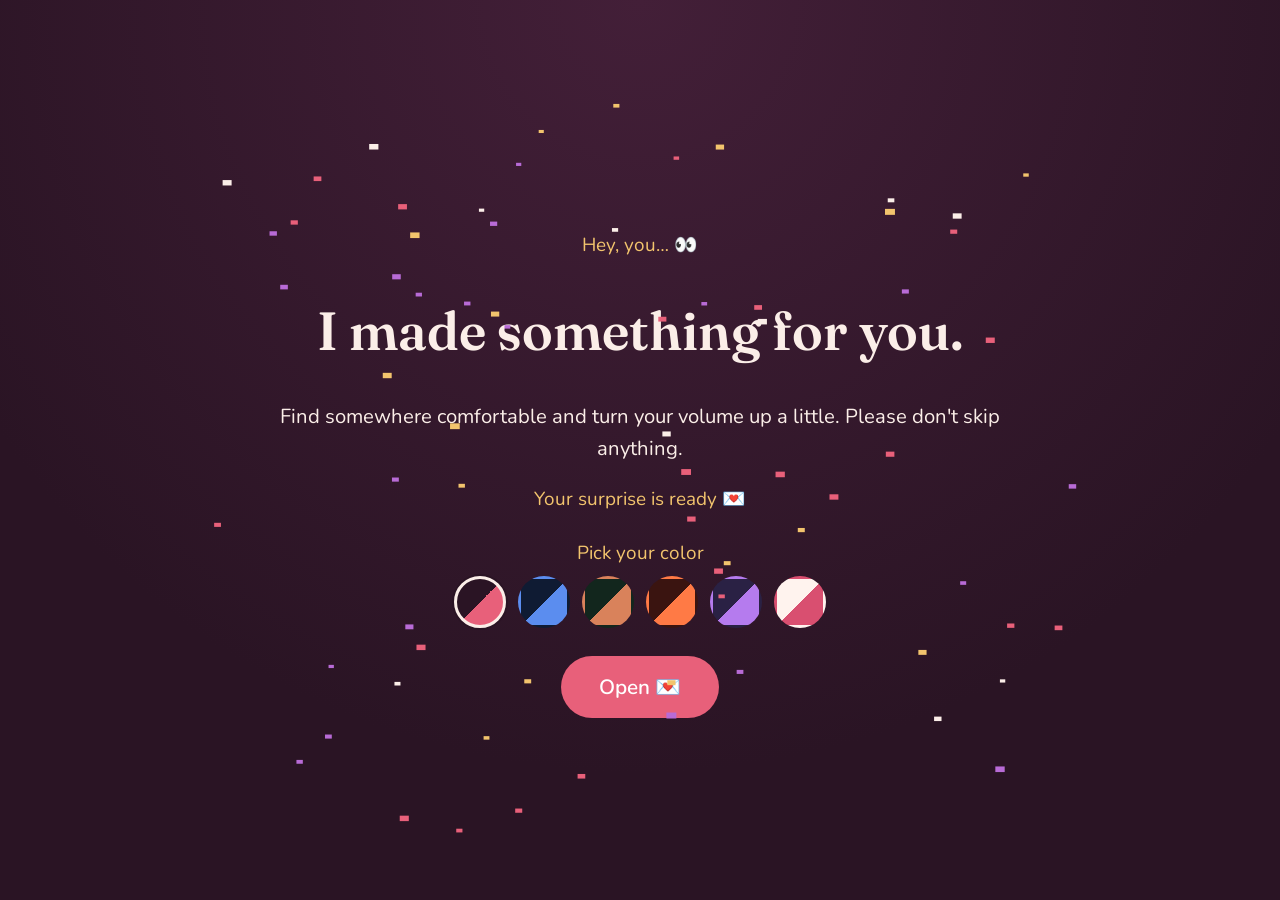
<file: index.html>
<!DOCTYPE html>
<html lang="en">
<head>
<meta charset="UTF-8">
<meta name="viewport" content="width=device-width, initial-scale=1, viewport-fit=cover">
<title>For you 💌</title>
<meta name="mobile-web-app-capable" content="yes">
<meta name="apple-mobile-web-app-capable" content="yes">
<meta name="apple-mobile-web-app-status-bar-style" content="black-translucent">
<meta name="theme-color" content="#2a1424">
<link rel="icon" href="data:image/svg+xml,<svg xmlns='http://www.w3.org/2000/svg' viewBox='0 0 100 100'><text y='.9em' font-size='90'>🎂</text></svg>">
<link rel="preconnect" href="https://fonts.googleapis.com">
<link href="https://fonts.googleapis.com/css2?family=Fraunces:ital,wght@0,400;0,600;1,400&family=Nunito:wght@400;600&family=Caveat:wght@500&display=swap" rel="stylesheet">
<link rel="stylesheet" href="style.css">
</head>
<body>
<canvas id="confetti"></canvas>
<div id="cdOverlay" hidden></div>
<div id="countPop" hidden><small>Count it!</small><b>1</b></div>
<div id="gift" hidden>
  <div class="rays"></div>
  <div class="gbox">
    <div class="gglow"></div>
    <div class="gbody"><b class="gribV"></b></div>
    <div class="glid"><b class="gribV"></b><i class="bow bl"></i><i class="bow br"></i><i class="gknot"></i></div>
  </div>
  <p class="gtext">Opening your gift…</p>
  <div id="gpics"></div>
  <div class="gcap"></div>
  <div class="gflash"></div>
</div>
<div id="hearts"></div>

<header id="bar" hidden>
  <button id="back" aria-label="Go back">←</button>
  <span id="progress"></span>
  <button id="music" aria-label="Toggle music">🔇</button>
</header>

<main>
  <!-- 1 Opening -->
  <section class="screen" id="s0">
    <p class="small">Hey, you… 👀</p>
    <h1>I made something for you.</h1>
    <p>Find somewhere comfortable and turn your volume up a little. Please don't skip anything.</p>
    <div id="countdown" hidden>
      <p class="small" id="cdLabel"></p>
      <div id="cdTimer"></div>
    </div>
    <div class="picker" role="group" aria-label="Pick your colors">
      <p class="small">Pick your color</p>
      <div id="swatches"></div>
    </div>
    <button class="btn" id="openBtn" data-go="1">Open 💌</button>
  </section>

  <!-- 2 Birthday -->
  <section class="screen" id="s1">
    <p class="small" id="cake">🎂</p>
    <h1>Happy birthday,<br><span id="name"></span></h1>
    <p id="bdayLine"></p>
    <p id="bdayFrom"></p>
    <button class="btn" data-go="2">Our story</button>
  </section>

  <!-- 3 Memories -->
  <section class="screen scroll" id="s2">
    <h2>Happy 22nd! Here are some moments a gift to mark the fact that you are right here by my side for all of those years.</h2>
    <div id="timeline"></div>
    <button class="btn" data-go="3">Why I love you</button>
  </section>

  <!-- 4 Reasons -->
  <section class="screen scroll" id="s3">
    <h2>Reasons I love you</h2>
    <p class="small">Tap each one.</p>
    <div id="reasons"></div>
    <div class="note" id="reasonsNote" hidden><h3></h3><div class="count">0</div><p></p></div>
    <button class="btn" data-go="4">Open my letter</button>
  </section>

  <!-- 5 Letter -->
  <section class="screen" id="s4">
    <div id="envWrap">
      <button id="envelope" aria-label="Open the envelope"><span>💌</span><b>For you</b><i>tap to open</i></button>
    </div>
    <div id="loveCount" hidden></div>
    <div id="letter" hidden>
      <div id="letterText"></div>
      <div id="letterReveal" hidden></div>
      <button class="btn" id="toEnd" data-go="5" hidden>One more thing…</button>
    </div>
  </section>

  <!-- 6 Final -->
  <section class="screen" id="s5">
    <div id="final">
      <p id="finalLines"></p>
      <h1>Happy birthday ❤️</h1>
      <p class="big">🎂 🎉 ✨</p>
      <button class="btn" id="voiceBtn" hidden>🎙️</button>
      <audio id="voice" preload="none"></audio>
      <button class="btn ghost" id="souvenirBtn" hidden>🌸 Open your souvenir</button>
      <button class="btn" id="afterLine"></button>
    </div>
  </section>
</main>
<div id="souvenir" hidden>
  <div class="sv-card">
    <p class="small">Your little souvenir</p>
    <canvas id="svCanvas" width="540" height="675" hidden></canvas>
    <small id="svHint">Making your souvenir…</small>
    <button class="linkbtn" id="svTrouble">Can't save? Tap here</button>
    <div class="sv-actions">
      <button class="btn ghost" id="svFlip" disabled>💌 Read the letter</button>
      <button class="btn" id="svSave" disabled>Save as picture</button>
      <button class="btn" id="svGif" disabled>Save as GIF (2)</button>
      <button class="btn ghost" id="svClose">Close</button>
    </div>
  </div>
</div>
<div id="svPics" hidden>
  <p class="small">Press and hold a picture, then choose “Save image”</p>
  <div id="svPicList"></div>
  <button class="btn ghost" id="svPicsClose">Close</button>
</div>
<audio id="audio" loop preload="none"></audio>
<script src="script.js"></script>
</body>
</html>
</file>
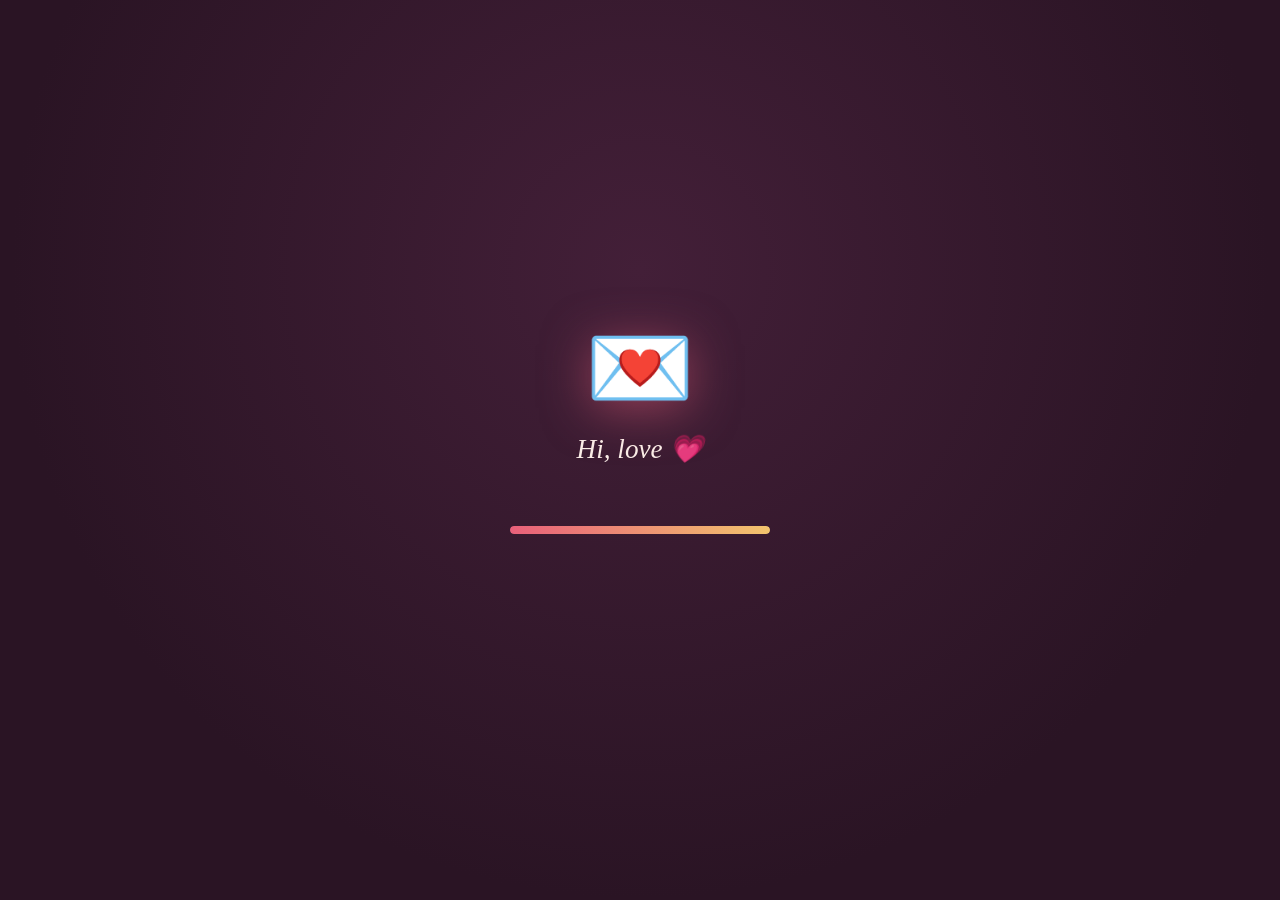
<file: go.html>
<!DOCTYPE html>
<html lang="en">
<head>
<meta charset="UTF-8">
<meta name="viewport" content="width=device-width, initial-scale=1, viewport-fit=cover">
<title>For you 💌</title>
<link rel="icon" href="data:image/svg+xml,<svg xmlns='http://www.w3.org/2000/svg' viewBox='0 0 100 100'><text y='.9em' font-size='90'>💌</text></svg>">
<style>
:root{--bg:#2a1424;--bg2:#431f38;--rose:#e8607a;--gold:#f2c46d;--text:#fbeee8}
*{box-sizing:border-box;margin:0}
html,body{height:100%}
body{background:radial-gradient(circle at 50% 30%,var(--bg2),var(--bg) 70%);color:var(--text);font:400 18px/1.5 system-ui,-apple-system,"Segoe UI",sans-serif;display:flex;align-items:center;justify-content:center;text-align:center;overflow:hidden;transition:opacity .8s ease;padding:env(safe-area-inset-top) 0 env(safe-area-inset-bottom)}
body.out{opacity:0}
.stage{position:relative;z-index:2;padding:24px;display:flex;flex-direction:column;align-items:center;gap:20px}
.env{font-size:5.5rem;line-height:1;animation:beat 1.3s ease-in-out infinite;filter:drop-shadow(0 8px 24px rgba(232,96,122,.5))}
@keyframes beat{0%,100%{transform:scale(1)}15%{transform:scale(1.18)}30%{transform:scale(1)}45%{transform:scale(1.12)}}
.line{font:italic 400 1.7rem/1.3 Georgia,"Times New Roman",serif;min-height:2.7em;opacity:0;transform:translateY(8px);transition:opacity .9s ease,transform .9s ease}
.line.show{opacity:1;transform:none}
.bar{width:min(70vw,260px);height:8px;border-radius:99px;background:#ffffff22;overflow:hidden}
.bar i{display:block;height:100%;width:0;background:linear-gradient(90deg,var(--rose),var(--gold));border-radius:99px;transition:width 4.4s linear}
.bar.go i{width:100%}
a{color:var(--gold);font-size:.9rem;opacity:0;transition:opacity 1s ease;text-decoration:underline}
a.show{opacity:.85}
.h{position:fixed;bottom:-40px;z-index:1;pointer-events:none;animation:up linear forwards}
@keyframes up{to{transform:translateY(-115vh) rotate(25deg);opacity:0}}
@media (prefers-reduced-motion:reduce){*{animation:none!important;transition:none!important}.line{opacity:1;transform:none}}
</style>
</head>
<body>
<div class="stage">
  <div class="env">💌</div>
  <p class="line" id="line"></p>
  <div class="bar" id="bar"><i></i></div>
  <a id="skip" href="./">Tap here if it doesn't open</a>
</div>
<script>
// sweet little hello, then straight to the surprise
var lines = ["Hi, love 💗", "I made something for you…", "Opening your surprise ✨"];
var line = document.getElementById("line"), reduce = matchMedia("(prefers-reduced-motion:reduce)").matches;
function showLine(i) {
  line.classList.remove("show");
  setTimeout(function () { line.textContent = lines[i]; line.classList.add("show"); }, 350);
}
function heart() {
  var h = document.createElement("span"); h.className = "h";
  h.textContent = ["💗", "💖", "💕", "✨"][Math.floor(Math.random() * 4)];
  h.style.left = Math.random() * 100 + "%"; h.style.fontSize = 16 + Math.random() * 24 + "px";
  h.style.animationDuration = 3.5 + Math.random() * 3 + "s";
  document.body.appendChild(h); setTimeout(function () { h.remove(); }, 7000);
}
function go() { document.body.classList.add("out"); setTimeout(function () { location.replace("./"); }, 800); }
if (reduce) { line.textContent = lines[2]; setTimeout(go, 1500); }
else {
  var bar = document.getElementById("bar"); void bar.offsetWidth; bar.classList.add("go");
  showLine(0); setTimeout(function () { showLine(1); }, 1500); setTimeout(function () { showLine(2); }, 3000);
  var t = setInterval(heart, 260); setTimeout(function () { clearInterval(t); }, 4800);
  setTimeout(function () { document.getElementById("skip").classList.add("show"); }, 3000);
  setTimeout(go, 4700);
}
</script>
</body>
</html>
</file>
<file: style.css>
:root{--bg:#2a1424;--bg2:#431f38;--paper:#f8e6dd;--ink:#3a1c2e;--rose:#e8607a;--gold:#f2c46d;--text:#fbeee8}
[data-theme=midnight]{--bg:#0f1b33;--bg2:#1f3560;--paper:#e8eefc;--ink:#14213d;--rose:#5b8def;--gold:#ffd27a;--text:#eef3ff}
[data-theme=forest]{--bg:#12261d;--bg2:#24483a;--paper:#eef3e2;--ink:#1c3326;--rose:#d9825b;--gold:#f0d88a;--text:#f2f6ea}
[data-theme=sunset]{--bg:#3a1410;--bg2:#7a2e1d;--paper:#fff0dc;--ink:#4a1d12;--rose:#ff7a45;--gold:#ffd36b;--text:#fff4e8}
[data-theme=lavender]{--bg:#2a2144;--bg2:#4b3b7a;--paper:#f3ecff;--ink:#2d2250;--rose:#b57bee;--gold:#ffc8e6;--text:#f6f1ff}
[data-theme=light]{--bg:#fff3ee;--bg2:#ffd9d6;--paper:#ffffff;--ink:#4a2336;--rose:#d94f70;--gold:#b5651d;--text:#4a2336}
*{box-sizing:border-box;margin:0}
html,body{height:100%}
body{background:radial-gradient(circle at 50% 0,var(--bg2),var(--bg) 70%) fixed;color:var(--text);font:400 18px/1.6 Nunito,system-ui,sans-serif;overflow:hidden;
  padding:env(safe-area-inset-top) 0 env(safe-area-inset-bottom)}
h1,h2{font-family:Fraunces,Georgia,serif;font-weight:600;line-height:1.15}
h1{font-size:clamp(2rem,9vw,3.2rem);margin:.4em 0}
h2{font-size:2rem;margin-bottom:.4em;text-align:center}
.small{color:var(--gold);font-size:1rem}
.big{font-size:2rem}
#bar{position:fixed;top:env(safe-area-inset-top);left:0;right:0;display:flex;justify-content:space-between;align-items:center;padding:10px 14px;z-index:5}
#bar[hidden]{display:none}
#bar button{background:#ffffff18;border:0;color:var(--text);width:44px;height:44px;border-radius:50%;font-size:1.1rem}
#progress{font-size:.9rem;opacity:.8}
main{height:100%;position:relative}
.screen{position:absolute;inset:0;display:none;flex-direction:column;align-items:center;justify-content:center;text-align:center;padding:72px 24px 32px;gap:14px;max-width:560px;margin:auto}
.screen.on{display:flex;animation:in .7s ease}
.screen.scroll{justify-content:flex-start;overflow-y:auto;-webkit-overflow-scrolling:touch}
.screen.scroll>.btn{flex:none;margin:16px 0 40px}
@keyframes in{from{opacity:0;transform:translateY(14px)}to{opacity:1}}
.btn{background:var(--rose);color:#fff;border:0;border-radius:999px;padding:15px 30px;font:600 1.05rem Nunito,sans-serif;min-height:48px;cursor:pointer;margin-top:10px}
.btn:active{transform:scale(.97)}
.btn.ghost{background:transparent;border:2px solid var(--gold);color:var(--gold)}
#cake{font-size:4rem;animation:bob 2s ease-in-out infinite}
@keyframes bob{50%{transform:translateY(-10px) rotate(6deg)}}
/* timeline */
#timeline{position:relative;width:100%;padding-left:28px;text-align:left}
#timeline:before{content:"";position:absolute;left:8px;top:6px;bottom:0;width:2px;background:var(--rose)}
.moment{position:relative;margin-bottom:28px}
.moment:before{content:"";position:absolute;left:-26px;top:6px;width:14px;height:14px;border-radius:50%;background:var(--gold)}
.moment h3{font:600 1rem Nunito;color:var(--gold)}
.photo{width:100%;aspect-ratio:4/3;border-radius:12px;margin:8px 0;background:linear-gradient(135deg,#5b2a4a,#8a3b5c);display:flex;align-items:center;justify-content:center;font-size:2.4rem;overflow:hidden}
.photo img{width:100%;height:100%;object-fit:cover}
/* reasons */
#reasons{width:100%;display:grid;gap:12px}
.reason{min-height:76px;border-radius:14px;border:2px solid var(--rose);background:#ffffff0d;color:var(--text);font:inherit;padding:14px 18px;cursor:pointer;text-align:center}
.reason.open{background:var(--paper);color:var(--ink);border-color:var(--paper);animation:in .4s}
/* envelope + letter */
#envelope{background:var(--paper);color:var(--ink);border:0;border-radius:10px;width:min(300px,80vw);height:200px;display:flex;flex-direction:column;align-items:center;justify-content:center;gap:4px;box-shadow:0 10px 40px #0006;animation:bob 3s ease-in-out infinite}
#envelope span{font-size:3rem}#envelope b{font:600 1.5rem Fraunces,serif}#envelope i{font-size:.9rem;opacity:.7}
#letter{background:var(--paper);color:var(--ink);border-radius:8px;padding:22px 20px;width:100%;max-height:100%;overflow-y:auto;text-align:left;box-shadow:0 10px 40px #0006;animation:in .6s}
#letter[hidden],#final[hidden],#envWrap[hidden],#secretWrap[hidden]{display:none}
#letterText{font:500 1.45rem/1.5 Caveat,cursive;white-space:pre-wrap;min-height:200px}
#letter .btn{display:block;margin:16px auto 0}
#hearts{position:fixed;inset:0;pointer-events:none;overflow:hidden;z-index:1}
.h{position:absolute;bottom:-30px;animation:up linear forwards}
@keyframes up{to{transform:translateY(-110vh) rotate(20deg);opacity:0}}
#confetti{position:fixed;inset:0;pointer-events:none;z-index:9;width:100%;height:100%}
main {
  position: relative;
  z-index: 2;
}

#bar {
  position: fixed;
}
@media (prefers-reduced-motion:reduce){*{animation:none!important}}

.picker{display:flex;flex-direction:column;align-items:center;gap:8px;margin-top:6px}
#swatches{display:flex;gap:12px;flex-wrap:wrap;justify-content:center}
.sw{width:44px;height:44px;border-radius:50%;border:3px solid transparent;cursor:pointer;padding:0;background:linear-gradient(135deg,var(--a) 50%,var(--b) 50%)}
.sw[aria-pressed=true]{border-color:var(--text);box-shadow:0 0 0 2px var(--bg)}
.photo{position:relative}.photo video{width:100%;height:100%;object-fit:cover}
.vol{position:absolute;right:10px;bottom:10px;width:44px;height:44px;border-radius:50%;border:0;background:#000a;color:#fff;font-size:1.1rem}
.moment.end p{font:500 1.35rem/1.4 Caveat,cursive}
/* FIX: Top navigation buttons must always be clickable */
#bar {
  position: fixed !important;
  top: env(safe-area-inset-top);
  left: 0;
  right: 0;
  z-index: 99999 !important;
  pointer-events: auto !important;
}

#bar button {
  position: relative;
  z-index: 100000 !important;
  pointer-events: auto !important;
  cursor: pointer;
}
/* Our story animation */
.moment{opacity:0;transform:translateY(26px);transition:opacity .8s ease,transform .8s ease}
.moment.seen{opacity:1;transform:none}
.moment .photo{transition:transform .6s ease,box-shadow .6s ease}
.moment.focus .photo{transform:scale(1.04);box-shadow:0 12px 34px #0007}
.moment.seen:after{content:"💗";position:absolute;left:-33px;top:-6px;font-size:16px;pointer-events:none;animation:heartUp 1.6s ease-out forwards}
@keyframes heartUp{from{opacity:0;transform:translateY(8px) scale(.6)}30%{opacity:1}to{opacity:0;transform:translateY(-34px) scale(1.2)}}
.moment.locked{display:none}
.note{width:100%;text-align:center;margin-top:8px}
.note[hidden]{display:none}
.note h3{font:600 1rem Nunito;color:var(--gold)}
.note p{font:500 1.35rem/1.4 Caveat,cursive}
@media (prefers-reduced-motion:reduce){.moment{opacity:1!important;transform:none!important;transition:none}.moment.focus .photo{transform:none}}

/* slower, counting feel */
.moment{transition:opacity 1.4s ease,transform 1.4s ease}
.moment .photo{transition:transform 1s ease,box-shadow 1s ease}
.moment.seen:after{animation-duration:2.6s}
.num{display:inline-block;background:var(--rose);color:#fff;border-radius:999px;padding:1px 10px;font-size:.8rem;margin-right:6px;white-space:nowrap}
/* big "Why 22?" / "Why 7?" notes */
.moment.end,.note{text-align:center;padding:20px 8px 36px}
.moment.end h3,.note h3{font:600 1.6rem Fraunces,serif;color:var(--gold)}
.count{font:600 5.5rem/1.1 Fraunces,serif;color:var(--rose)}
.count.tick{animation:tick .35s ease}
@keyframes tick{50%{transform:scale(1.3)}}
.moment.end p,.note p{font:500 2rem/1.3 Caveat,cursive;opacity:0;transition:opacity 1.2s ease}
.moment.end.done p,.note.done p{opacity:1}

/* letter minigame */
#letterText{font-size:1.3rem;padding-bottom:56px}
#toEnd[hidden],#letterReveal[hidden],#loveCount[hidden]{display:none!important}
#loveCount{position:fixed;left:50%;bottom:calc(18px + env(safe-area-inset-bottom));transform:translateX(-50%);background:var(--rose);color:#fff;border-radius:999px;padding:10px 18px;font:600 .95rem Nunito,sans-serif;z-index:20;box-shadow:0 6px 20px #0006;white-space:nowrap}
.lw{cursor:pointer;-webkit-tap-highlight-color:transparent;padding:4px 2px;margin:-4px -2px}
.lw.found{color:var(--rose);font-weight:700;animation:tick .5s ease}
.lw.found:after{content:"💗";font-size:.7em}
.lw.hint{animation:glow 1.4s ease-in-out infinite;border-radius:6px}
@keyframes glow{50%{background:#e8607a40}}
#letterReveal{margin-top:18px;border-top:2px dashed var(--rose);padding-top:16px;display:grid;gap:14px;text-align:center}
.rv{opacity:0;animation:in .9s ease .2s forwards}
.rv:nth-child(2){animation-delay:1.2s}.rv:nth-child(3){animation-delay:2.2s}
.rv b{display:block;font:600 3rem/1 Fraunces,serif;color:var(--rose)}
.rv span{font:600 1.1rem Nunito,sans-serif}
.rv small{display:block;font:500 1.3rem Caveat,cursive}
@media (prefers-reduced-motion:reduce){.rv{opacity:1}}

/* date lock + countdown */
.btn:disabled{opacity:.55;cursor:not-allowed}
#countdown{display:flex;flex-direction:column;align-items:center;gap:8px}
#countdown[hidden]{display:none}
#cdTimer{display:flex;gap:10px;justify-content:center}
.cd{min-width:62px;background:#ffffff14;border-radius:12px;padding:8px 6px}
.cd b{display:block;font:600 1.6rem/1.1 Fraunces,serif}
.cd span{font-size:.7rem;opacity:.8;text-transform:uppercase;letter-spacing:.05em}

/* souvenir pop-up */
#souvenir{position:fixed;inset:0;z-index:200000;display:flex;align-items:center;justify-content:center;background:rgba(20,6,14,.8);backdrop-filter:blur(6px);-webkit-backdrop-filter:blur(6px);padding:14px}
#souvenir[hidden],#svCanvas[hidden]{display:none}
.sv-card{max-height:100%;overflow-y:auto;display:flex;flex-direction:column;align-items:center;gap:10px;text-align:center;animation:svPop .7s cubic-bezier(.2,1.3,.4,1)}
@keyframes svPop{from{opacity:0;transform:scale(.7) rotate(-3deg)}}
#svCanvas{width:auto;height:auto;max-width:min(90vw,440px);max-height:62vh;border-radius:18px;box-shadow:0 14px 50px #000a}
#svHint{font-size:.85rem;opacity:.85}
.sv-actions{display:flex;gap:10px;flex-wrap:wrap;justify-content:center}
#confetti{z-index:200001}
.sv-card{perspective:900px}
#svCanvas{transition:transform .18s ease-out;will-change:transform;touch-action:pan-y}
#svCanvas{width:min(90vw,440px,50vh);height:auto;max-width:none;max-height:none}

/* ===== desktop & laptop ===== */
.screen{overflow-y:auto;justify-content:safe center;scrollbar-width:thin;scrollbar-color:var(--rose) transparent}
.screen.scroll{justify-content:flex-start}
button:focus-visible{outline:3px solid var(--gold);outline-offset:3px}
@media (hover:hover){
  .btn:hover{filter:brightness(1.1);transform:translateY(-2px)}
  .btn{transition:transform .2s,filter .2s}
  .reason:not(.open):hover{background:#ffffff1f;transform:translateY(-2px)}
  .reason{transition:transform .2s,background .2s}
  .sw:hover{transform:scale(1.12)}.sw{transition:transform .2s}
  .lw:hover{text-decoration:underline wavy var(--rose)}
  #bar button:hover{background:#ffffff30}
}
@media (min-width:900px){
  html{font-size:18px}
  body{font-size:1.125rem}
  .screen{max-width:46rem;padding:96px 40px 48px;gap:18px}
  h1{font-size:clamp(2.8rem,4.2vw,4.2rem)}
  h2{font-size:2.3rem}
  .small{font-size:1.05rem}
  #bar{padding:16px 28px}
  #bar button{width:48px;height:48px}
  #progress{font-size:1rem}
  .btn{padding:17px 38px;font-size:1.15rem}
  .sw{width:52px;height:52px}
  .cd{min-width:92px;padding:12px 8px}.cd b{font-size:2.4rem}.cd span{font-size:.8rem}
  #cake{font-size:5.5rem}
  #timeline{max-width:680px}
  #reasons{grid-template-columns:repeat(2,1fr);gap:16px}
  .reason{min-height:96px;font-size:1.1rem}
  .reason:last-child:nth-child(odd){grid-column:1/-1}
  #envelope{width:380px;height:250px}
  #envelope span{font-size:4rem}#envelope b{font-size:2rem}
  #letter{padding:36px 44px}
  #letterText{font-size:1.65rem}
  #loveCount{font-size:1.05rem;padding:12px 24px}
  .rv b{font-size:3.6rem}.rv small{font-size:1.5rem}.rv span{font-size:1.2rem}
  .count{font-size:6.5rem}
  .moment.end p,.note p{font-size:2.3rem}
  #svCanvas{width:min(90vw,620px,58vh)}
  .sv-actions{gap:14px}
}
@media (min-width:1400px){
  html{font-size:20px}
  .screen{max-width:48rem}
  #timeline{max-width:760px}
}
@media (min-width:900px) and (max-height:760px){
  .screen{padding-top:80px;gap:12px}
  #cake{font-size:4rem}
  #envelope{height:210px}
  #svCanvas{width:min(90vw,560px,56vh)}
}

/* countdown celebration */
#cdTimer[hidden]{display:none}
.cd:last-child b{animation:cdTick .45s ease-out}
@keyframes cdTick{from{transform:scale(1.3);color:var(--gold)}}
#countdown.final .cd{animation:cdThrob 1s ease-in-out infinite;box-shadow:0 0 0 2px var(--rose)}
@keyframes cdThrob{50%{transform:scale(1.06)}}
#cdOverlay{position:fixed;inset:0;display:flex;align-items:center;justify-content:center;text-align:center;pointer-events:none;z-index:150;padding:20px;
  font:600 clamp(7rem,32vw,17rem)/1 Fraunces,Georgia,serif;color:var(--gold);text-shadow:0 8px 40px rgba(0,0,0,.45)}
#cdOverlay[hidden]{display:none}
#cdOverlay.msg{font-size:clamp(2.2rem,9vw,5.5rem);line-height:1.15;color:#fff}
#cdOverlay.pop{animation:cdPop .9s ease-out}
@keyframes cdPop{from{opacity:0;transform:scale(2.2)}30%{opacity:1}to{opacity:1;transform:scale(1)}}
.btn.unlocked{animation:unlockShake 1s ease,btnPulse 1.8s ease-out 1s infinite}
@keyframes unlockShake{0%{transform:scale(.8) rotate(-6deg)}40%{transform:scale(1.15) rotate(4deg)}70%{transform:scale(.96) rotate(-2deg)}100%{transform:none}}
@keyframes btnPulse{0%{box-shadow:0 0 0 0 rgba(255,255,255,.55)}100%{box-shadow:0 0 0 22px rgba(255,255,255,0)}}
#cdOverlay{background:radial-gradient(circle at 50% 50%,rgba(20,6,14,.82),rgba(20,6,14,.6))}

/* gift opening */
#gift{position:fixed;inset:0;z-index:180;display:flex;flex-direction:column;align-items:center;justify-content:center;gap:34px;overflow:hidden;
  background:radial-gradient(circle,rgba(20,6,14,.9),rgba(10,2,8,.97));opacity:0;transition:opacity .4s}
#gift[hidden]{display:none}
#gift.on{opacity:1}
#gift.out{opacity:0;transition:opacity .7s}
.gbox{position:relative;width:180px;height:180px;margin-top:40px;animation:gDrop .75s cubic-bezier(.3,1.5,.5,1) both}
@keyframes gDrop{from{transform:translateY(-110vh) rotate(-14deg)}to{transform:none}}
.gbox.shake{animation:gShake .9s ease-in-out}
@keyframes gShake{0%,100%{transform:none}15%{transform:rotate(-9deg) scale(1.03)}30%{transform:rotate(8deg) scale(1.05)}45%{transform:rotate(-7deg)}60%{transform:rotate(6deg) scale(1.06)}80%{transform:rotate(-3deg)}}
.gbody{position:absolute;left:10px;right:10px;bottom:0;height:120px;border-radius:0 0 14px 14px;background:var(--rose);box-shadow:inset -22px 0 0 rgba(0,0,0,.16),inset 0 -16px 0 rgba(0,0,0,.12)}
.glid{position:absolute;left:0;right:0;top:10px;height:54px;border-radius:12px;background:var(--rose);filter:brightness(1.12);box-shadow:inset -22px 0 0 rgba(0,0,0,.12),0 8px 0 rgba(0,0,0,.18)}
.gribV{position:absolute;left:50%;top:0;bottom:0;width:30px;transform:translateX(-50%);background:var(--gold);box-shadow:inset -6px 0 0 rgba(0,0,0,.12)}
.bow{position:absolute;top:-34px;width:62px;height:44px;border:12px solid var(--gold);border-radius:60% 60% 60% 60%/70% 70% 50% 50%}
.bow.bl{left:calc(50% - 64px);transform:rotate(-28deg)}.bow.br{left:calc(50% + 2px);transform:rotate(28deg)}
.gknot{position:absolute;top:-8px;left:calc(50% - 14px);width:28px;height:28px;border-radius:50%;background:var(--gold);box-shadow:inset -5px -5px 0 rgba(0,0,0,.16)}
.gglow{position:absolute;left:34px;right:34px;top:50px;height:50px;border-radius:50%;background:radial-gradient(circle,#fff,var(--gold) 45%,transparent 72%);opacity:0;filter:blur(5px)}
#gift.open .glid{animation:gLid 1s ease-in forwards}
@keyframes gLid{0%{transform:none}25%{transform:translateY(-34px) rotate(-5deg)}100%{transform:translate(-110px,-75vh) rotate(-42deg);opacity:0}}
#gift.open .gglow{animation:gGlow 1.1s ease-out forwards}
@keyframes gGlow{to{opacity:1;transform:scale(5)}}
.rays{position:absolute;left:50%;top:50%;width:220vmax;height:220vmax;margin:-110vmax 0 0 -110vmax;opacity:0;pointer-events:none;
  background:repeating-conic-gradient(rgba(255,226,140,.4) 0 6deg,transparent 6deg 18deg);-webkit-mask-image:radial-gradient(circle,#000 0,transparent 38%);mask-image:radial-gradient(circle,#000 0,transparent 38%)}
#gift.open .rays{animation:gRays 1.8s ease-out forwards}
@keyframes gRays{0%{opacity:0;transform:rotate(0) scale(.2)}30%{opacity:1}100%{opacity:0;transform:rotate(45deg) scale(1)}}
.gtext{color:var(--gold);font-size:1.05rem;letter-spacing:.04em;animation:cdTick 1.2s ease-in-out infinite alternate}
#gift.open .gtext{opacity:0;transition:opacity .3s}
.gflash{position:absolute;inset:0;opacity:0;pointer-events:none;background:radial-gradient(circle at 50% 46%,#fff 0,var(--gold) 45%,transparent 72%)}
#gift.flash .gflash{animation:gFlash .7s ease-in forwards}
@keyframes gFlash{0%{opacity:0;transform:scale(.1)}60%{opacity:1}100%{opacity:1;transform:scale(2.6)}}

/* save fallback */
.linkbtn{background:none;border:0;color:var(--gold);text-decoration:underline;font:inherit;font-size:.85rem;cursor:pointer;min-height:44px}
#svPics{position:fixed;inset:0;z-index:200010;overflow-y:auto;background:rgba(20,6,14,.96);padding:24px 16px 40px;display:flex;flex-direction:column;align-items:center;gap:16px;text-align:center}
#svPics[hidden]{display:none}
#svPicList{display:flex;flex-direction:column;gap:22px;align-items:center}
#svPicList figure{margin:0;display:flex;flex-direction:column;align-items:center;gap:6px}
#svPicList img{width:min(88vw,440px);height:auto;border-radius:14px;-webkit-touch-callout:default;user-select:auto}
#svPicList figcaption{font-size:.85rem;opacity:.8}

/* animations that cannot be skipped */
.screen.auto{overflow-y:hidden}
#bar button:disabled{opacity:.3;cursor:not-allowed}
.rv{animation:none;opacity:0;transition:opacity .8s ease}
.rv.show{opacity:1}
.rv b.tick{animation:tick .35s ease}

/* "Count it!" pop-up */
#countPop{position:fixed;left:50%;top:calc(env(safe-area-inset-top,0px) + 74px);transform:translateX(-50%);z-index:120;display:flex;flex-direction:column;align-items:center;padding:6px 28px 8px;border-radius:22px;background:rgba(20,6,14,.8);border:2px solid var(--gold);backdrop-filter:blur(6px);-webkit-backdrop-filter:blur(6px);pointer-events:none}
#countPop[hidden]{display:none}
#countPop small{color:var(--gold);font-size:.8rem;letter-spacing:.1em;text-transform:uppercase}
#countPop b{font:600 3.4rem/1 Fraunces,Georgia,serif;color:#fff}
#countPop.pop b{animation:cntPop .5s cubic-bezier(.2,1.6,.4,1)}
@keyframes cntPop{from{transform:scale(2.3);opacity:0}}
@media (min-width:900px){#countPop{top:92px}#countPop b{font-size:4.4rem}}

/* pictures flying out of the gift */
#gpics{position:absolute;inset:0;pointer-events:none;overflow:hidden}
.gp{position:absolute;box-sizing:border-box;display:flex;background:#fff;padding:6px 6px 22px;border-radius:4px;box-shadow:0 8px 24px rgba(0,0,0,.55);opacity:0;will-change:transform}
.gp img{display:block;width:100%;height:100%;object-fit:cover;border-radius:2px}
.gcap{position:absolute;left:50%;transform:translate(-50%,-50%);text-align:center;opacity:0;color:var(--gold);font:600 clamp(1.5rem,6vw,3rem)/1.15 Fraunces,Georgia,serif;text-shadow:0 4px 24px rgba(0,0,0,.6);pointer-events:none}
#gift.formed .gcap{opacity:1;transition:opacity 1s ease}
#gift.formed .gbox{opacity:0;transition:opacity .6s ease}

#gift{background:radial-gradient(circle,rgba(20,6,14,.98),rgba(10,2,8,.99))}
.gcap{font-size:clamp(1.3rem,5vw,2.3rem);max-width:min(52vw,340px)}
</file>
